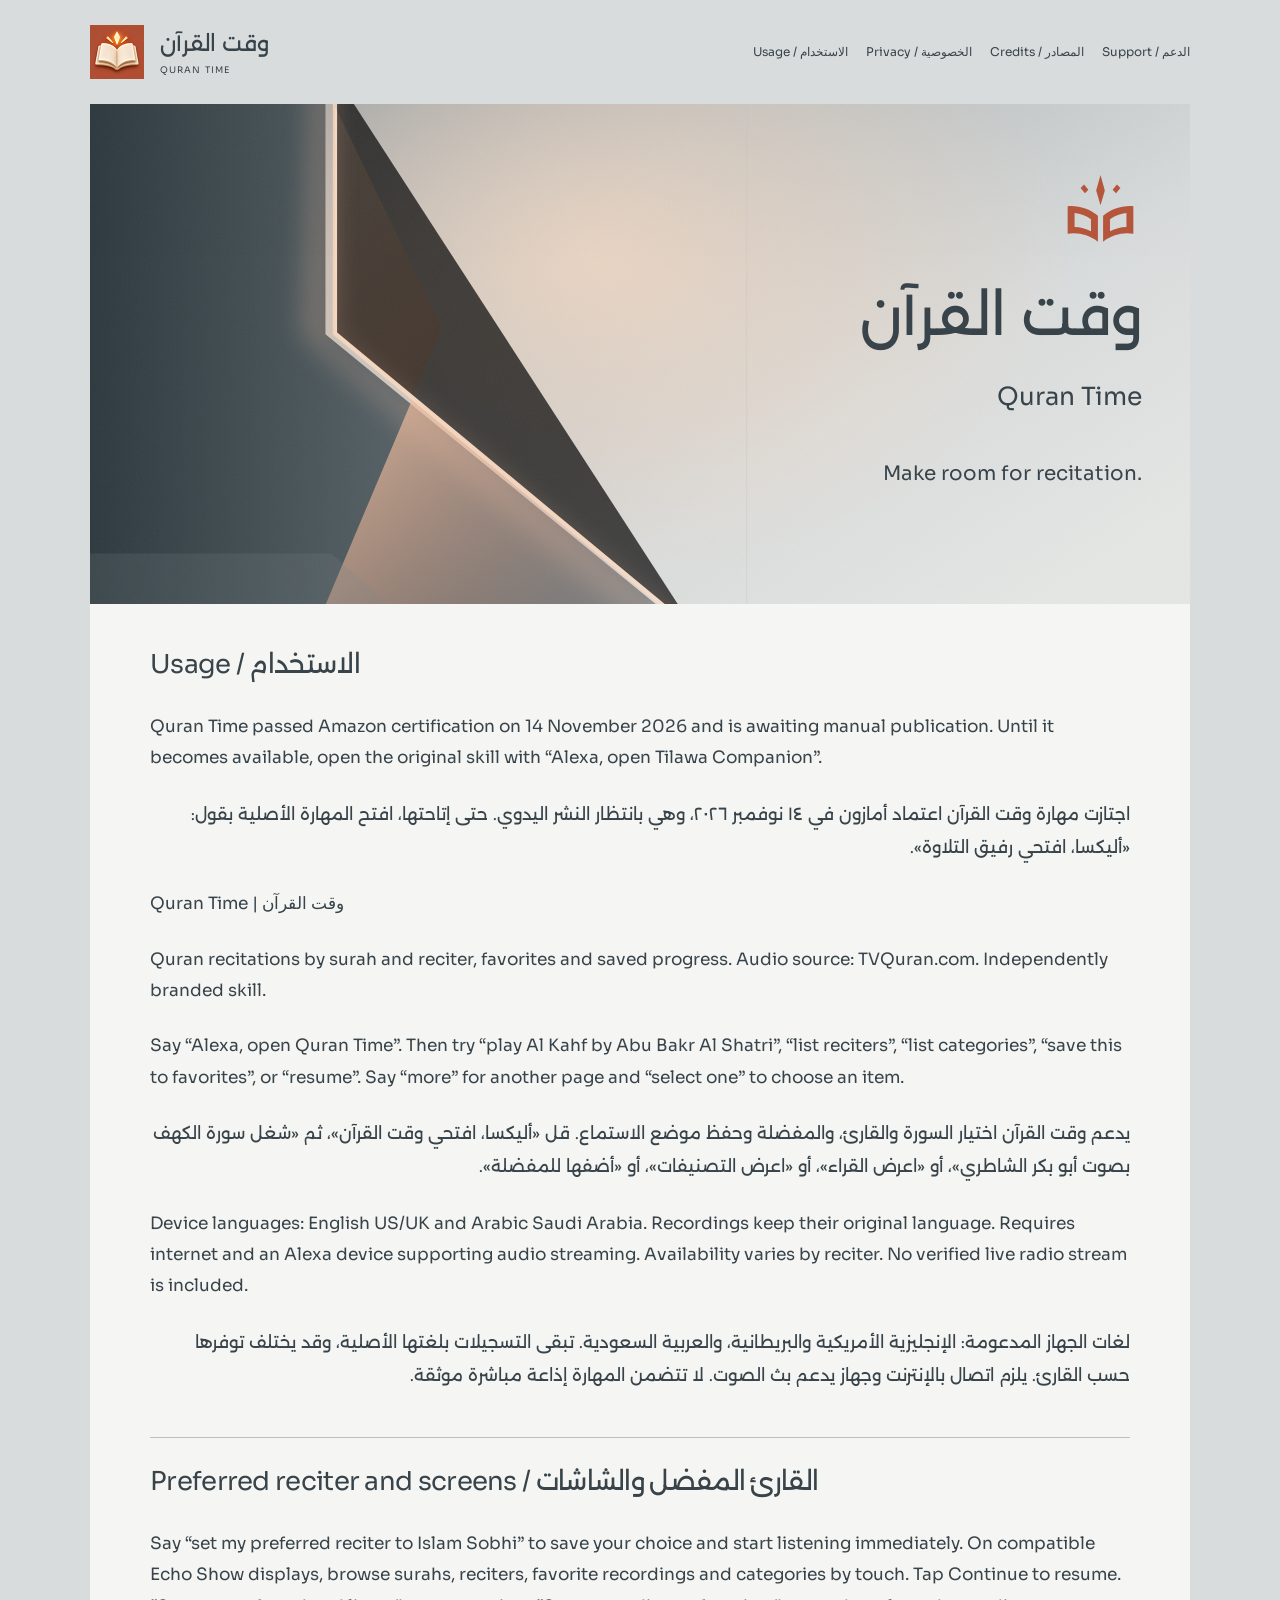
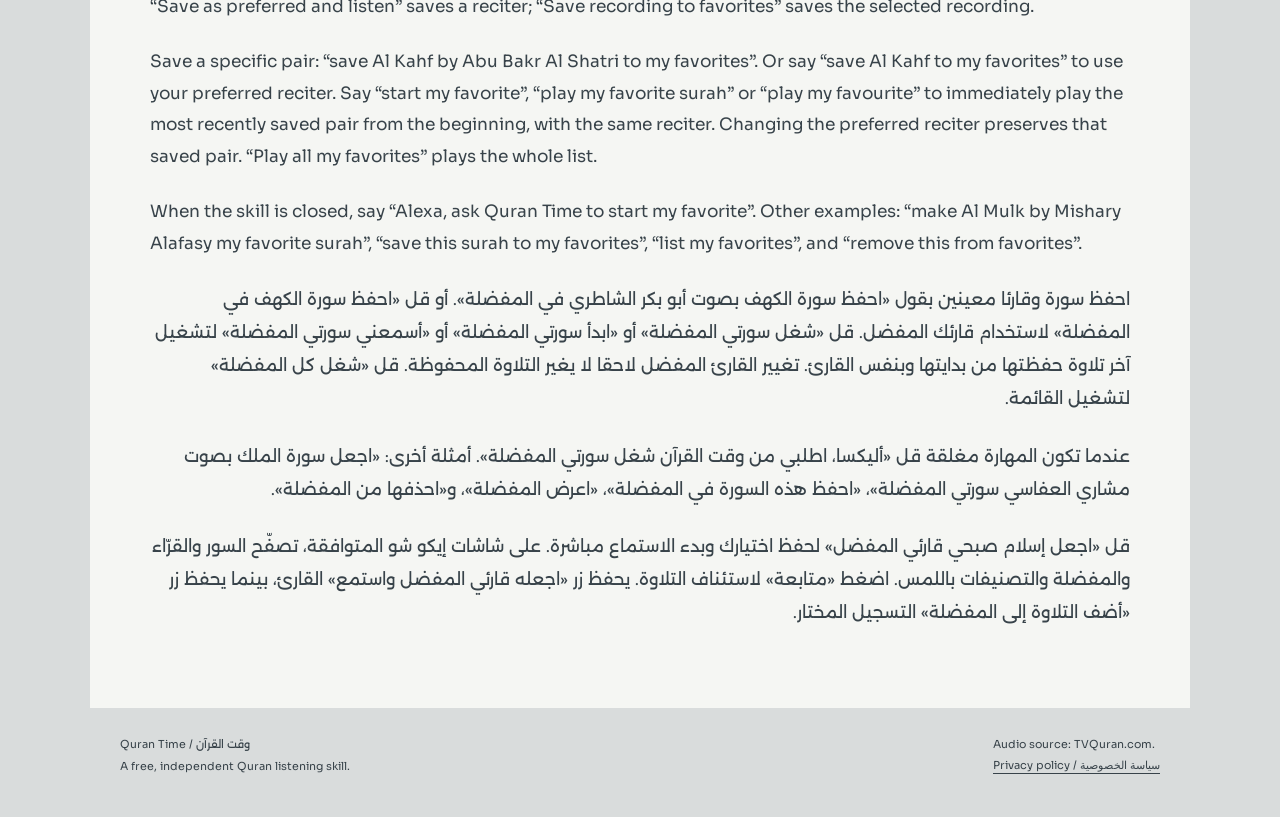
<file: index.html>
<!doctype html><html lang="en"><meta charset="utf-8"><meta name="viewport" content="width=device-width,initial-scale=1"><title>Quran Time — Quran Listening & Usage</title><meta name="description" content="Quran Time Quran listening skill: bilingual usage, privacy and support."><link rel="stylesheet" href="assets/brand.css?v=first-light-20261104"><link rel="icon" href="assets/icon-108.png?v=first-light-3d-20261117" type="image/png"><meta name="theme-color" content="#38434A"><meta property="og:image" content="https://ahmadibrahiim.github.io/tilawa-companion-info/assets/first-light/cover-surahs.jpg"><header class="site-header"><a class="brand" href="./" aria-label="Quran Time home"><img src="assets/icon-108.png?v=first-light-3d-20261117" alt=""><span><strong lang="ar" dir="rtl">وقت القرآن</strong><small>QURAN TIME</small></span></a><nav aria-label="Main navigation"><a href="./">Usage / الاستخدام</a><a href="privacy.html">Privacy / الخصوصية</a><a href="credits.html">Credits / المصادر</a><a href="https://github.com/AhmadIbrahiim/tilawa-companion-info/issues">Support / الدعم</a></nav></header><main><section class="hero" aria-label="First Light identity"><div class="hero-copy"><img src="assets/first-light/mark-terracotta.svg" alt="Open mushaf with rising light"><h1 lang="ar" dir="rtl">وقت القرآن</h1><span class="latin">Quran Time</span><p>Make room for recitation.</p></div></section><h2>Usage / الاستخدام</h2><p>Quran Time passed Amazon certification on 14 November 2026 and is awaiting manual publication. Until it becomes available, open the original skill with “Alexa, open Tilawa Companion”.</p><p lang="ar" dir="rtl">اجتازت مهارة وقت القرآن اعتماد أمازون في ١٤ نوفمبر ٢٠٢٦، وهي بانتظار النشر اليدوي. حتى إتاحتها، افتح المهارة الأصلية بقول: «أليكسا، افتحي رفيق التلاوة».</p><p dir="auto">Quran Time | وقت القرآن</p><p dir="auto">Quran recitations by surah and reciter, favorites and saved progress. Audio source: TVQuran.com. Independently branded skill.</p><p dir="auto">Say “Alexa, open Quran Time”. Then try “play Al Kahf by Abu Bakr Al Shatri”, “list reciters”, “list categories”, “save this to favorites”, or “resume”. Say “more” for another page and “select one” to choose an item.</p><p lang="ar" dir="rtl">يدعم وقت القرآن اختيار السورة والقارئ، والمفضلة وحفظ موضع الاستماع. قل «أليكسا، افتحي وقت القرآن»، ثم «شغل سورة الكهف بصوت أبو بكر الشاطري»، أو «اعرض القراء»، أو «اعرض التصنيفات»، أو «أضفها للمفضلة».</p><p dir="auto">Device languages: English US/UK and Arabic Saudi Arabia. Recordings keep their original language. Requires internet and an Alexa device supporting audio streaming. Availability varies by reciter. No verified live radio stream is included.</p><p lang="ar" dir="rtl">لغات الجهاز المدعومة: الإنجليزية الأمريكية والبريطانية، والعربية السعودية. تبقى التسجيلات بلغتها الأصلية، وقد يختلف توفرها حسب القارئ. يلزم اتصال بالإنترنت وجهاز يدعم بث الصوت. لا تتضمن المهارة إذاعة مباشرة موثقة.</p><h2>Preferred reciter and screens / القارئ المفضل والشاشات</h2><p>Say “set my preferred reciter to Islam Sobhi” to save your choice and start listening immediately. On compatible Echo Show displays, browse surahs, reciters, favorite recordings and categories by touch. Tap Continue to resume. “Save as preferred and listen” saves a reciter; “Save recording to favorites” saves the selected recording.</p><p dir="auto">Save a specific pair: “save Al Kahf by Abu Bakr Al Shatri to my favorites”. Or say “save Al Kahf to my favorites” to use your preferred reciter. Say “start my favorite”, “play my favorite surah” or “play my favourite” to immediately play the most recently saved pair from the beginning, with the same reciter. Changing the preferred reciter preserves that saved pair. “Play all my favorites” plays the whole list.</p><p dir="auto">When the skill is closed, say “Alexa, ask Quran Time to start my favorite”. Other examples: “make Al Mulk by Mishary Alafasy my favorite surah”, “save this surah to my favorites”, “list my favorites”, and “remove this from favorites”.</p><p lang="ar" dir="rtl">احفظ سورة وقارئا معينين بقول «احفظ سورة الكهف بصوت أبو بكر الشاطري في المفضلة». أو قل «احفظ سورة الكهف في المفضلة» لاستخدام قارئك المفضل. قل «شغل سورتي المفضلة» أو «ابدأ سورتي المفضلة» أو «أسمعني سورتي المفضلة» لتشغيل آخر تلاوة حفظتها من بدايتها وبنفس القارئ. تغيير القارئ المفضل لاحقا لا يغير التلاوة المحفوظة. قل «شغل كل المفضلة» لتشغيل القائمة.</p><p lang="ar" dir="rtl">عندما تكون المهارة مغلقة قل «أليكسا، اطلبي من وقت القرآن شغل سورتي المفضلة». أمثلة أخرى: «اجعل سورة الملك بصوت مشاري العفاسي سورتي المفضلة»، «احفظ هذه السورة في المفضلة»، «اعرض المفضلة»، و«احذفها من المفضلة».</p><p lang="ar" dir="rtl">قل «اجعل إسلام صبحي قارئي المفضل» لحفظ اختيارك وبدء الاستماع مباشرة. على شاشات إيكو شو المتوافقة، تصفّح السور والقرّاء والمفضلة والتصنيفات باللمس. اضغط «متابعة» لاستئناف التلاوة. يحفظ زر «اجعله قارئي المفضل واستمع» القارئ، بينما يحفظ زر «أضف التلاوة إلى المفضلة» التسجيل المختار.</p></main><footer class="site-footer"><span>Quran Time / <span lang="ar" dir="rtl">وقت القرآن</span><br>A free, independent Quran listening skill.</span><span>Audio source: TVQuran.com.<br><a href="privacy.html">Privacy policy / سياسة الخصوصية</a></span></footer></html>
</file>
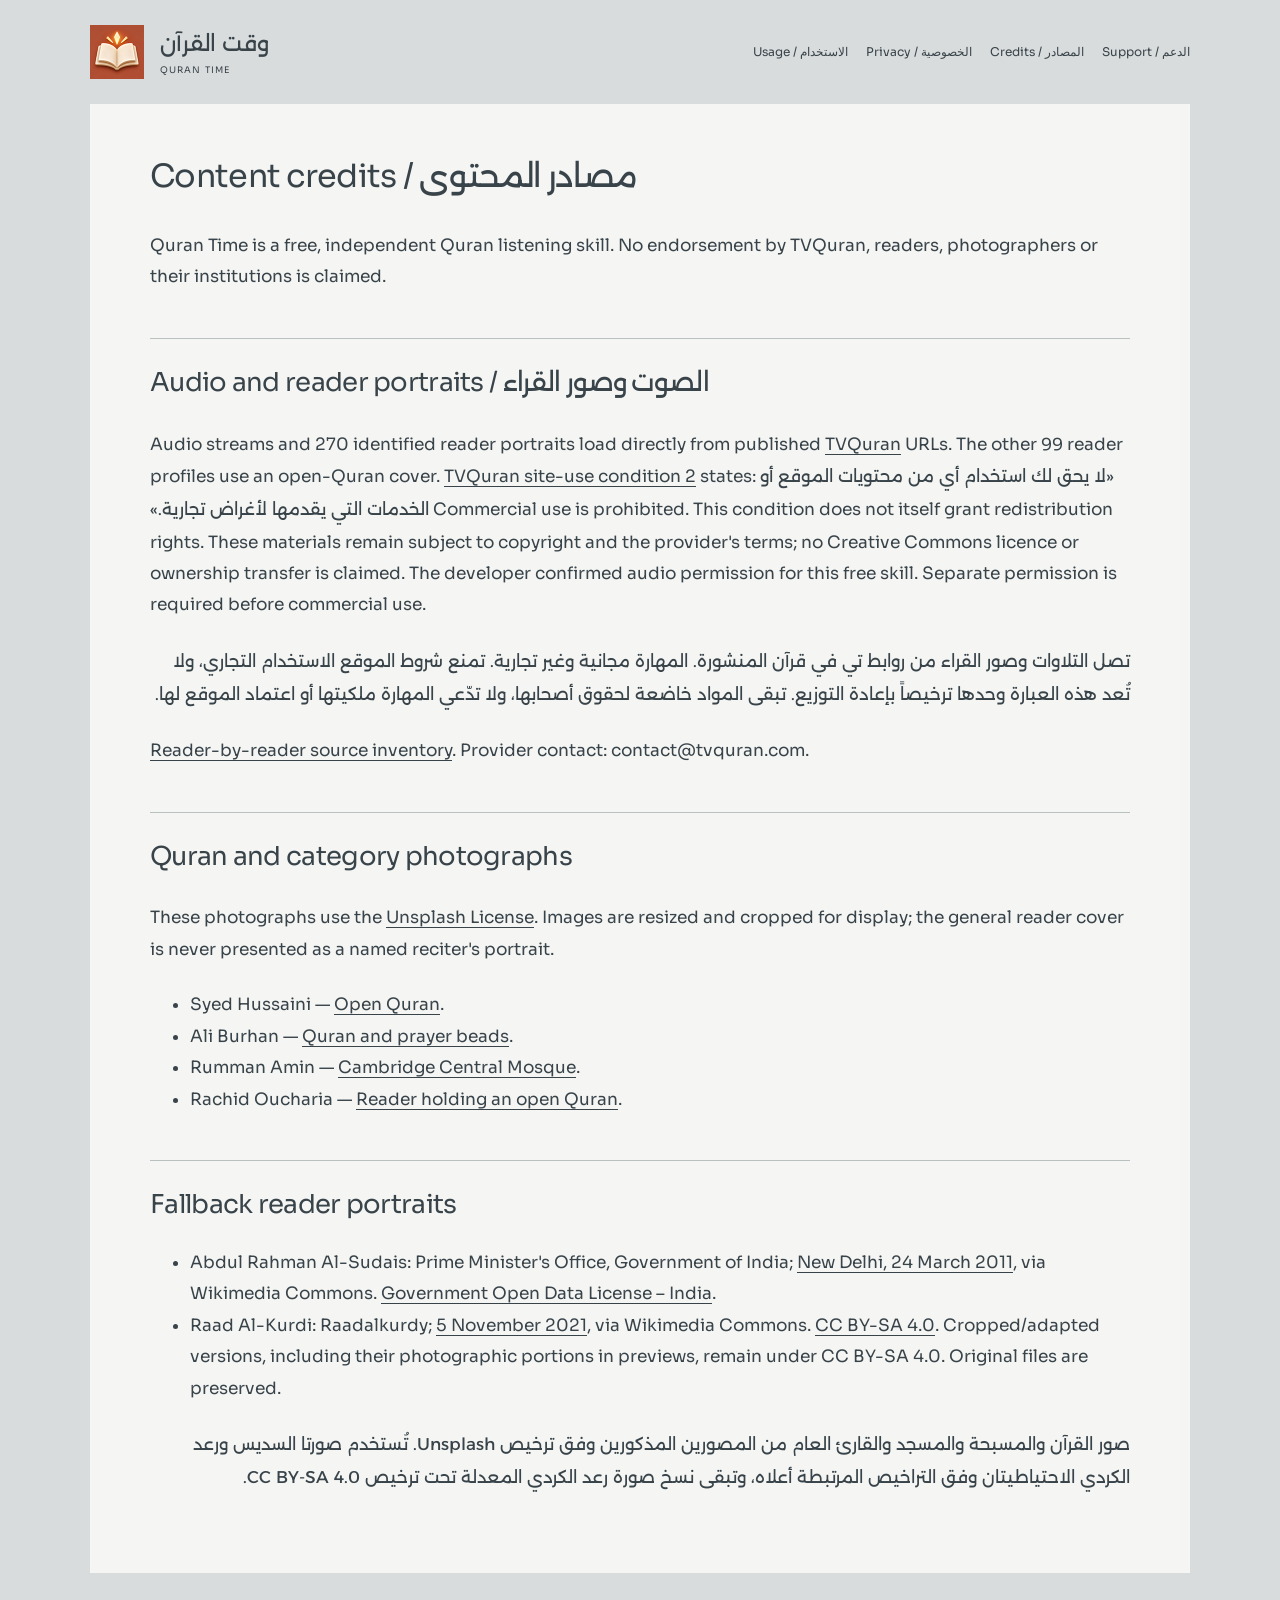
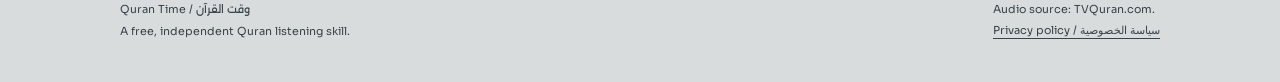
<file: credits.html>
<!doctype html><html lang="en"><meta charset="utf-8"><meta name="viewport" content="width=device-width,initial-scale=1"><title>Quran Time — Content Credits</title><meta name="description" content="Quran Time Quran listening skill: bilingual usage, privacy and support."><link rel="stylesheet" href="assets/brand.css?v=first-light-20261104"><link rel="icon" href="assets/icon-108.png?v=first-light-3d-20261117" type="image/png"><meta name="theme-color" content="#38434A"><meta property="og:image" content="https://ahmadibrahiim.github.io/tilawa-companion-info/assets/first-light/cover-surahs.jpg"><header class="site-header"><a class="brand" href="./" aria-label="Quran Time home"><img src="assets/icon-108.png?v=first-light-3d-20261117" alt=""><span><strong lang="ar" dir="rtl">وقت القرآن</strong><small>QURAN TIME</small></span></a><nav aria-label="Main navigation"><a href="./">Usage / الاستخدام</a><a href="privacy.html">Privacy / الخصوصية</a><a href="credits.html">Credits / المصادر</a><a href="https://github.com/AhmadIbrahiim/tilawa-companion-info/issues">Support / الدعم</a></nav></header><main class="privacy-page"><h1>Content credits / مصادر المحتوى</h1><p>Quran Time is a free, independent Quran listening skill. No endorsement by TVQuran, readers, photographers or their institutions is claimed.</p><h2>Audio and reader portraits / الصوت وصور القراء</h2><p>Audio streams and 270 identified reader portraits load directly from published <a href="https://www.tvquran.com/">TVQuran</a> URLs. The other 99 reader profiles use an open-Quran cover. <a href="https://www.tvquran.com/ar/page/1">TVQuran site-use condition 2</a> states: <span lang="ar" dir="rtl">«لا يحق لك استخدام أي من محتويات الموقع أو الخدمات التي يقدمها لأغراض تجارية.»</span> Commercial use is prohibited. This condition does not itself grant redistribution rights. These materials remain subject to copyright and the provider's terms; no Creative Commons licence or ownership transfer is claimed. The developer confirmed audio permission for this free skill. Separate permission is required before commercial use.</p><p lang="ar" dir="rtl">تصل التلاوات وصور القراء من روابط تي في قرآن المنشورة. المهارة مجانية وغير تجارية. تمنع شروط الموقع الاستخدام التجاري، ولا تُعد هذه العبارة وحدها ترخيصاً بإعادة التوزيع. تبقى المواد خاضعة لحقوق أصحابها، ولا تدّعي المهارة ملكيتها أو اعتماد الموقع لها.</p><p><a href="assets/photos/tvquran-credits.json">Reader-by-reader source inventory</a>. Provider contact: contact@tvquran.com.</p><h2>Quran and category photographs</h2><p>These photographs use the <a href="https://unsplash.com/license">Unsplash License</a>. Images are resized and cropped for display; the general reader cover is never presented as a named reciter's portrait.</p><ul><li>Syed Hussaini — <a href="https://unsplash.com/photos/white-and-black-printer-paper-r8H8K3w9AzA">Open Quran</a>.</li><li>Ali Burhan — <a href="https://unsplash.com/photos/quran-with-prayer-beads-on-green-2HgHr60mWVo">Quran and prayer beads</a>.</li><li>Rumman Amin — <a href="https://unsplash.com/photos/mosque-interior-sMB8l9j1PQ8">Cambridge Central Mosque</a>.</li><li>Rachid Oucharia — <a href="https://unsplash.com/photos/person-reading-open-booked-2d1-OSHkHXM">Reader holding an open Quran</a>.</li></ul><h2>Fallback reader portraits</h2><ul><li>Abdul Rahman Al-Sudais: Prime Minister's Office, Government of India; <a href="https://commons.wikimedia.org/wiki/File:Abdul-Rahman_Al-Sudais_(Cropped,_2011).jpg">New Delhi, 24 March 2011</a>, via Wikimedia Commons. <a href="https://data.gov.in/sites/default/files/Gazette_Notification_OGDL.pdf">Government Open Data License – India</a>.</li><li>Raad Al-Kurdi: Raadalkurdy; <a href="https://commons.wikimedia.org/wiki/File:Raad_al_Kurdi.jpg">5 November 2021</a>, via Wikimedia Commons. <a href="https://creativecommons.org/licenses/by-sa/4.0/">CC BY-SA 4.0</a>. Cropped/adapted versions, including their photographic portions in previews, remain under CC BY-SA 4.0. Original files are preserved.</li></ul><p lang="ar" dir="rtl">صور القرآن والمسبحة والمسجد والقارئ العام من المصورين المذكورين وفق ترخيص Unsplash. تُستخدم صورتا السديس ورعد الكردي الاحتياطيتان وفق التراخيص المرتبطة أعلاه، وتبقى نسخ صورة رعد الكردي المعدلة تحت ترخيص CC BY-SA 4.0.</p></main><footer class="site-footer"><span>Quran Time / <span lang="ar" dir="rtl">وقت القرآن</span><br>A free, independent Quran listening skill.</span><span>Audio source: TVQuran.com.<br><a href="privacy.html">Privacy policy / سياسة الخصوصية</a></span></footer></html>
</file>
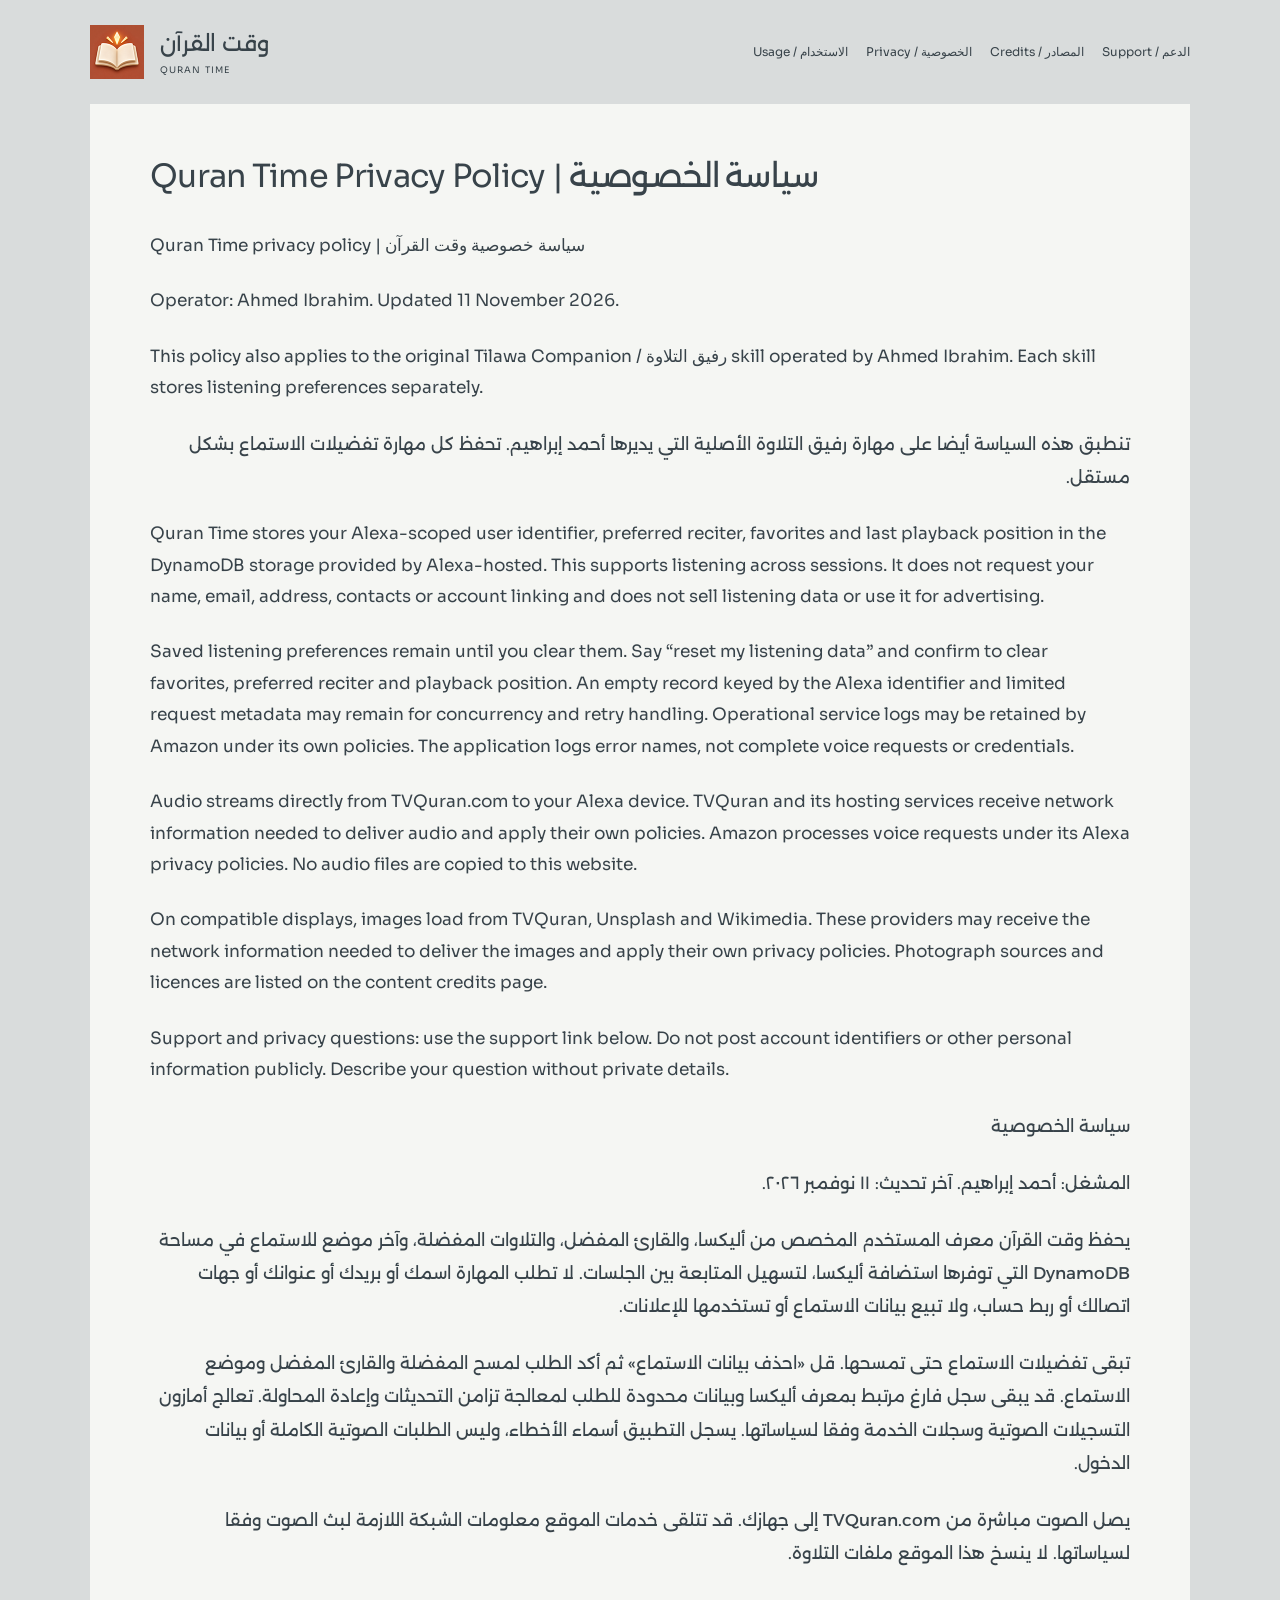
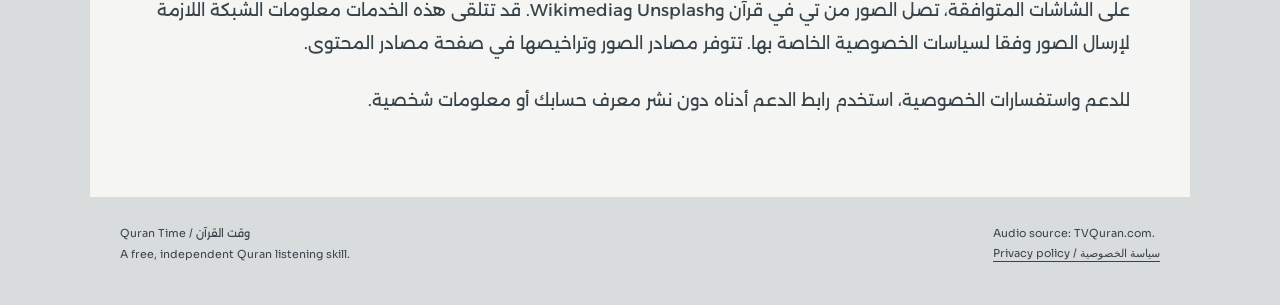
<file: privacy.html>
<!doctype html><html lang="en"><meta charset="utf-8"><meta name="viewport" content="width=device-width,initial-scale=1"><title>Quran Time Privacy Policy | سياسة الخصوصية</title><meta name="description" content="Quran Time Quran listening skill: bilingual usage, privacy and support."><link rel="stylesheet" href="assets/brand.css?v=first-light-20261104"><link rel="icon" href="assets/icon-108.png?v=first-light-3d-20261117" type="image/png"><meta name="theme-color" content="#38434A"><meta property="og:image" content="https://ahmadibrahiim.github.io/tilawa-companion-info/assets/first-light/cover-surahs.jpg"><header class="site-header"><a class="brand" href="./" aria-label="Quran Time home"><img src="assets/icon-108.png?v=first-light-3d-20261117" alt=""><span><strong lang="ar" dir="rtl">وقت القرآن</strong><small>QURAN TIME</small></span></a><nav aria-label="Main navigation"><a href="./">Usage / الاستخدام</a><a href="privacy.html">Privacy / الخصوصية</a><a href="credits.html">Credits / المصادر</a><a href="https://github.com/AhmadIbrahiim/tilawa-companion-info/issues">Support / الدعم</a></nav></header><main class="privacy-page"><h1>Quran Time Privacy Policy | سياسة الخصوصية</h1><p dir="auto">Quran Time privacy policy | سياسة خصوصية وقت القرآن</p><p dir="auto">Operator: Ahmed Ibrahim. Updated 11 November 2026.</p><p>This policy also applies to the original Tilawa Companion / رفيق التلاوة skill operated by Ahmed Ibrahim. Each skill stores listening preferences separately.</p><p lang="ar" dir="rtl">تنطبق هذه السياسة أيضا على مهارة رفيق التلاوة الأصلية التي يديرها أحمد إبراهيم. تحفظ كل مهارة تفضيلات الاستماع بشكل مستقل.</p><p dir="auto">Quran Time stores your Alexa-scoped user identifier, preferred reciter, favorites and last playback position in the DynamoDB storage provided by Alexa-hosted. This supports listening across sessions. It does not request your name, email, address, contacts or account linking and does not sell listening data or use it for advertising.</p><p dir="auto">Saved listening preferences remain until you clear them. Say “reset my listening data” and confirm to clear favorites, preferred reciter and playback position. An empty record keyed by the Alexa identifier and limited request metadata may remain for concurrency and retry handling. Operational service logs may be retained by Amazon under its own policies. The application logs error names, not complete voice requests or credentials.</p><p dir="auto">Audio streams directly from TVQuran.com to your Alexa device. TVQuran and its hosting services receive network information needed to deliver audio and apply their own policies. Amazon processes voice requests under its Alexa privacy policies. No audio files are copied to this website.</p><p>On compatible displays, images load from TVQuran, Unsplash and Wikimedia. These providers may receive the network information needed to deliver the images and apply their own privacy policies. Photograph sources and licences are listed on the content credits page.</p><p dir="auto">Support and privacy questions: use the support link below. Do not post account identifiers or other personal information publicly. Describe your question without private details.</p><p lang="ar" dir="rtl">سياسة الخصوصية</p><p lang="ar" dir="rtl">المشغل: أحمد إبراهيم. آخر تحديث: ١١ نوفمبر ٢٠٢٦.</p><p lang="ar" dir="rtl">يحفظ وقت القرآن معرف المستخدم المخصص من أليكسا، والقارئ المفضل، والتلاوات المفضلة، وآخر موضع للاستماع في مساحة DynamoDB التي توفرها استضافة أليكسا، لتسهيل المتابعة بين الجلسات. لا تطلب المهارة اسمك أو بريدك أو عنوانك أو جهات اتصالك أو ربط حساب، ولا تبيع بيانات الاستماع أو تستخدمها للإعلانات.</p><p lang="ar" dir="rtl">تبقى تفضيلات الاستماع حتى تمسحها. قل «احذف بيانات الاستماع» ثم أكد الطلب لمسح المفضلة والقارئ المفضل وموضع الاستماع. قد يبقى سجل فارغ مرتبط بمعرف أليكسا وبيانات محدودة للطلب لمعالجة تزامن التحديثات وإعادة المحاولة. تعالج أمازون التسجيلات الصوتية وسجلات الخدمة وفقا لسياساتها. يسجل التطبيق أسماء الأخطاء، وليس الطلبات الصوتية الكاملة أو بيانات الدخول.</p><p lang="ar" dir="rtl">يصل الصوت مباشرة من TVQuran.com إلى جهازك. قد تتلقى خدمات الموقع معلومات الشبكة اللازمة لبث الصوت وفقا لسياساتها. لا ينسخ هذا الموقع ملفات التلاوة.</p><p lang="ar" dir="rtl">على الشاشات المتوافقة، تصل الصور من تي في قرآن وUnsplash وWikimedia. قد تتلقى هذه الخدمات معلومات الشبكة اللازمة لإرسال الصور وفقا لسياسات الخصوصية الخاصة بها. تتوفر مصادر الصور وتراخيصها في صفحة مصادر المحتوى.</p><p lang="ar" dir="rtl">للدعم واستفسارات الخصوصية، استخدم رابط الدعم أدناه دون نشر معرف حسابك أو معلومات شخصية.</p></main><footer class="site-footer"><span>Quran Time / <span lang="ar" dir="rtl">وقت القرآن</span><br>A free, independent Quran listening skill.</span><span>Audio source: TVQuran.com.<br><a href="privacy.html">Privacy policy / سياسة الخصوصية</a></span></footer></html>
</file>
<file: assets/brand.css>
@font-face{font-family:Sora;src:url(fonts/Sora.ttf) format("truetype");font-weight:400;font-display:swap}@font-face{font-family:Alexandria;src:url(fonts/Alexandria.ttf) format("truetype");font-weight:400;font-display:swap}*{box-sizing:border-box}html{scroll-behavior:smooth}body{margin:0;background:#d9dcdc;color:#38434a;font:400 17px/1.85 Sora,sans-serif}a{color:#38434a;text-underline-offset:4px}a:hover{text-decoration-thickness:2px}a:focus-visible{outline:3px solid #b5563c;outline-offset:5px}.site-header{max-width:1160px;margin:auto;padding:25px 30px;display:flex;align-items:center;justify-content:space-between;gap:30px}.brand{display:flex;align-items:center;gap:16px;text-decoration:none}.brand img{width:54px;height:54px}.brand strong{font:400 22px/1.7 Alexandria,sans-serif;display:block}.brand small{font-size:9px;letter-spacing:1.1px;display:block}.site-header nav{font-size:12px;display:flex;gap:18px;flex-wrap:wrap;line-height:1.8}.site-header nav a{text-decoration:none}main{max-width:1100px;margin:0 auto;background:#f5f6f3;padding:48px 60px 55px}main p{max-width:78ch;margin:24px 0}h1,h2{font-weight:400;line-height:1.5;letter-spacing:-.7px}h1{font-size:35px;margin:0 0 30px}h2{font:400 26px/1.65 Sora,Alexandria,sans-serif;margin:45px 0 20px;padding-top:23px;border-top:1px solid #b9c1c0}:lang(ar){font-family:Alexandria,sans-serif;line-height:1.95}p[lang=ar]{max-width:none}.hero{height:500px;margin:-48px -60px 40px;background:#d9dcdc url(first-light/first-light-artwork.svg) center/cover no-repeat;position:relative}.hero-copy{position:absolute;right:48px;top:65px;text-align:right;max-width:530px}.hero-copy img{width:83px;height:83px;display:block;margin:0 0 15px auto}.hero-copy h1{font:400 57px/1.7 Alexandria,sans-serif;letter-spacing:0;margin:0}.hero-copy .latin{font-size:25px;display:block;margin-top:10px}.hero-copy p{font-size:20px;margin-top:35px}.hero+ h2{border:0;margin-top:0;padding-top:0}.site-footer{max-width:1100px;margin:auto;padding:26px 30px 40px;display:flex;justify-content:space-between;gap:24px;font-size:11px;line-height:1.9}.privacy-page h1{font-family:Sora,Alexandria,sans-serif;font-size:32px}@media(max-width:800px){.site-header{align-items:flex-start;flex-direction:column;padding:20px 22px;gap:17px}main{padding:30px 26px 40px;font-size:16px}.hero{margin:-30px -26px 30px;height:450px}.hero-copy{right:27px;top:76px;max-width:420px}.hero-copy h1{font-size:43px}.hero-copy .latin{font-size:22px}.hero-copy p{font-size:17px}.site-footer{padding:25px 22px;flex-direction:column;gap:12px}}@media(max-width:480px){body{font-size:15px}.site-header nav{font-size:11px;gap:14px}.hero{height:410px;background-position:62% center}.hero-copy{right:23px;top:73px;max-width:310px}.hero-copy img{width:65px;height:65px}.hero-copy h1{font-size:33px}.hero-copy .latin{font-size:17px}.hero-copy p{font-size:15px;margin-top:32px}.privacy-page h1{font-size:25px}h2{font-size:22px}}@media(prefers-reduced-motion:reduce){html{scroll-behavior:auto}}
</file>
